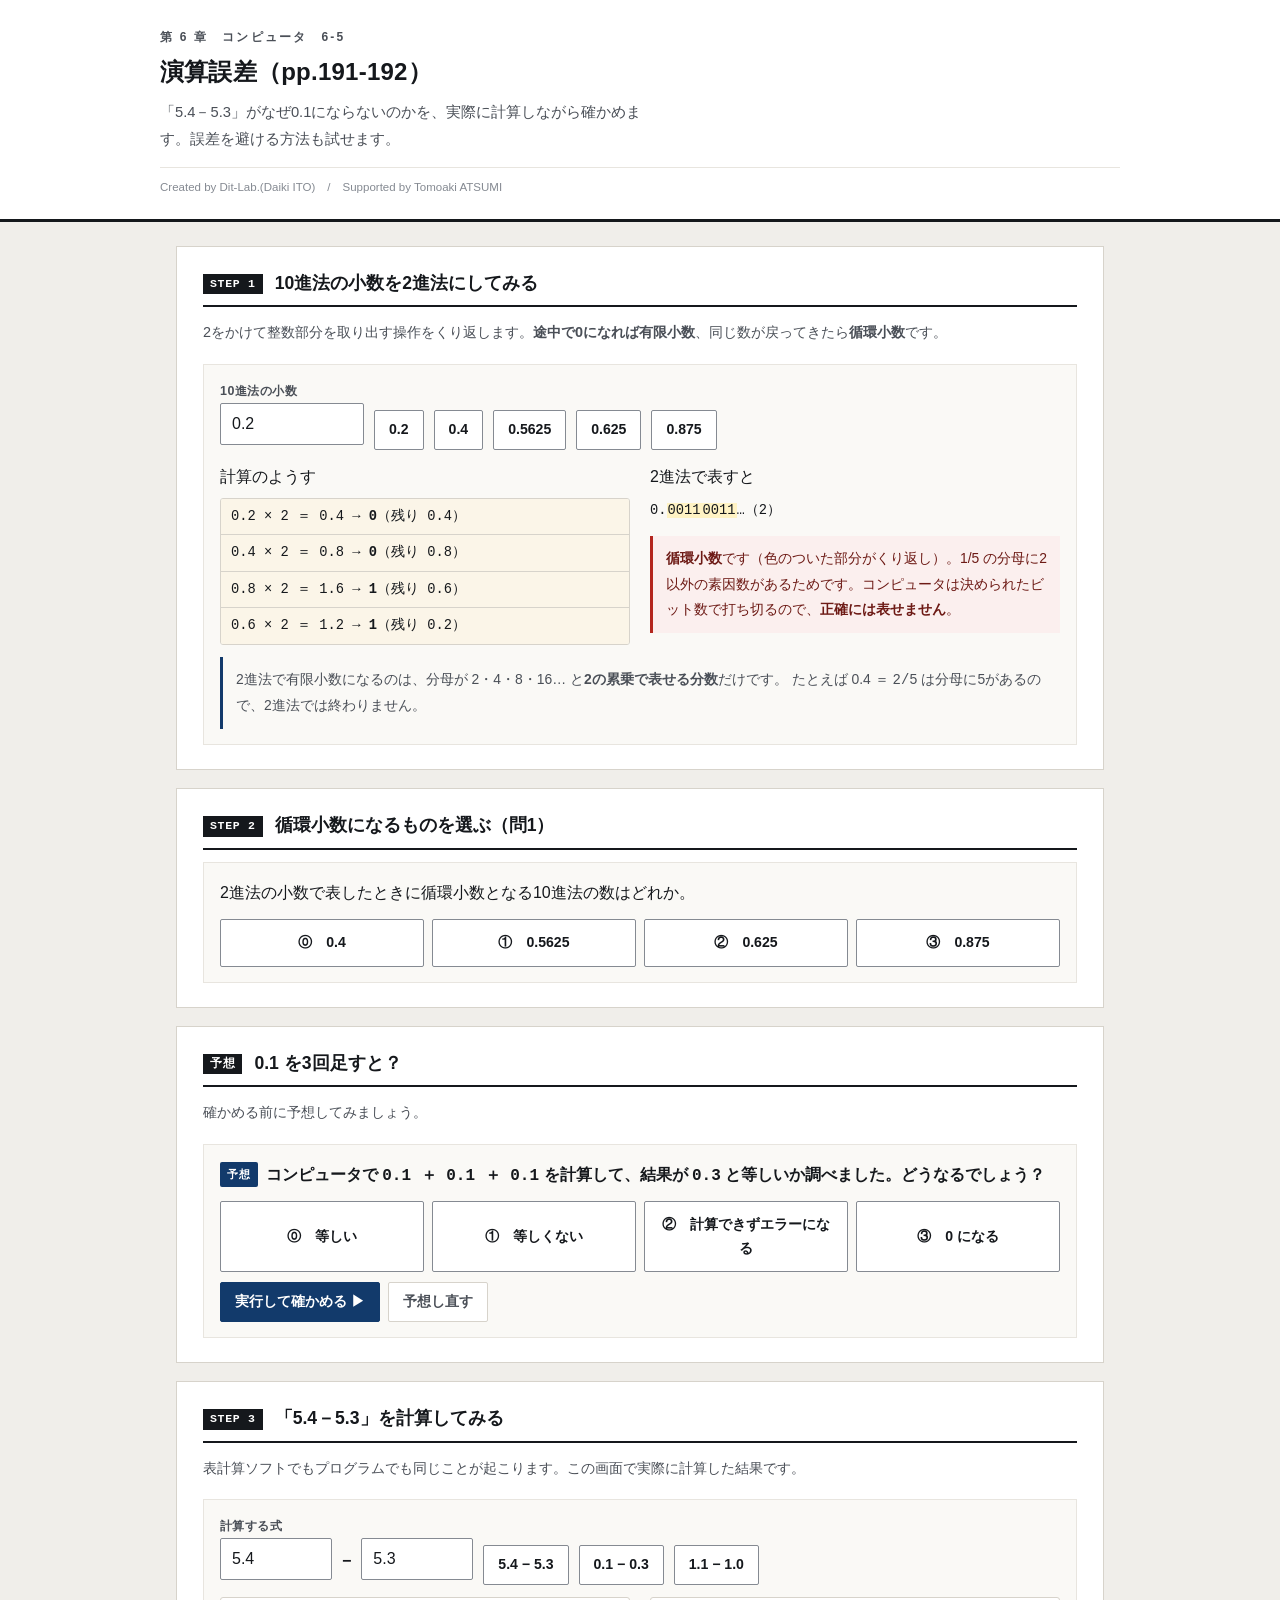
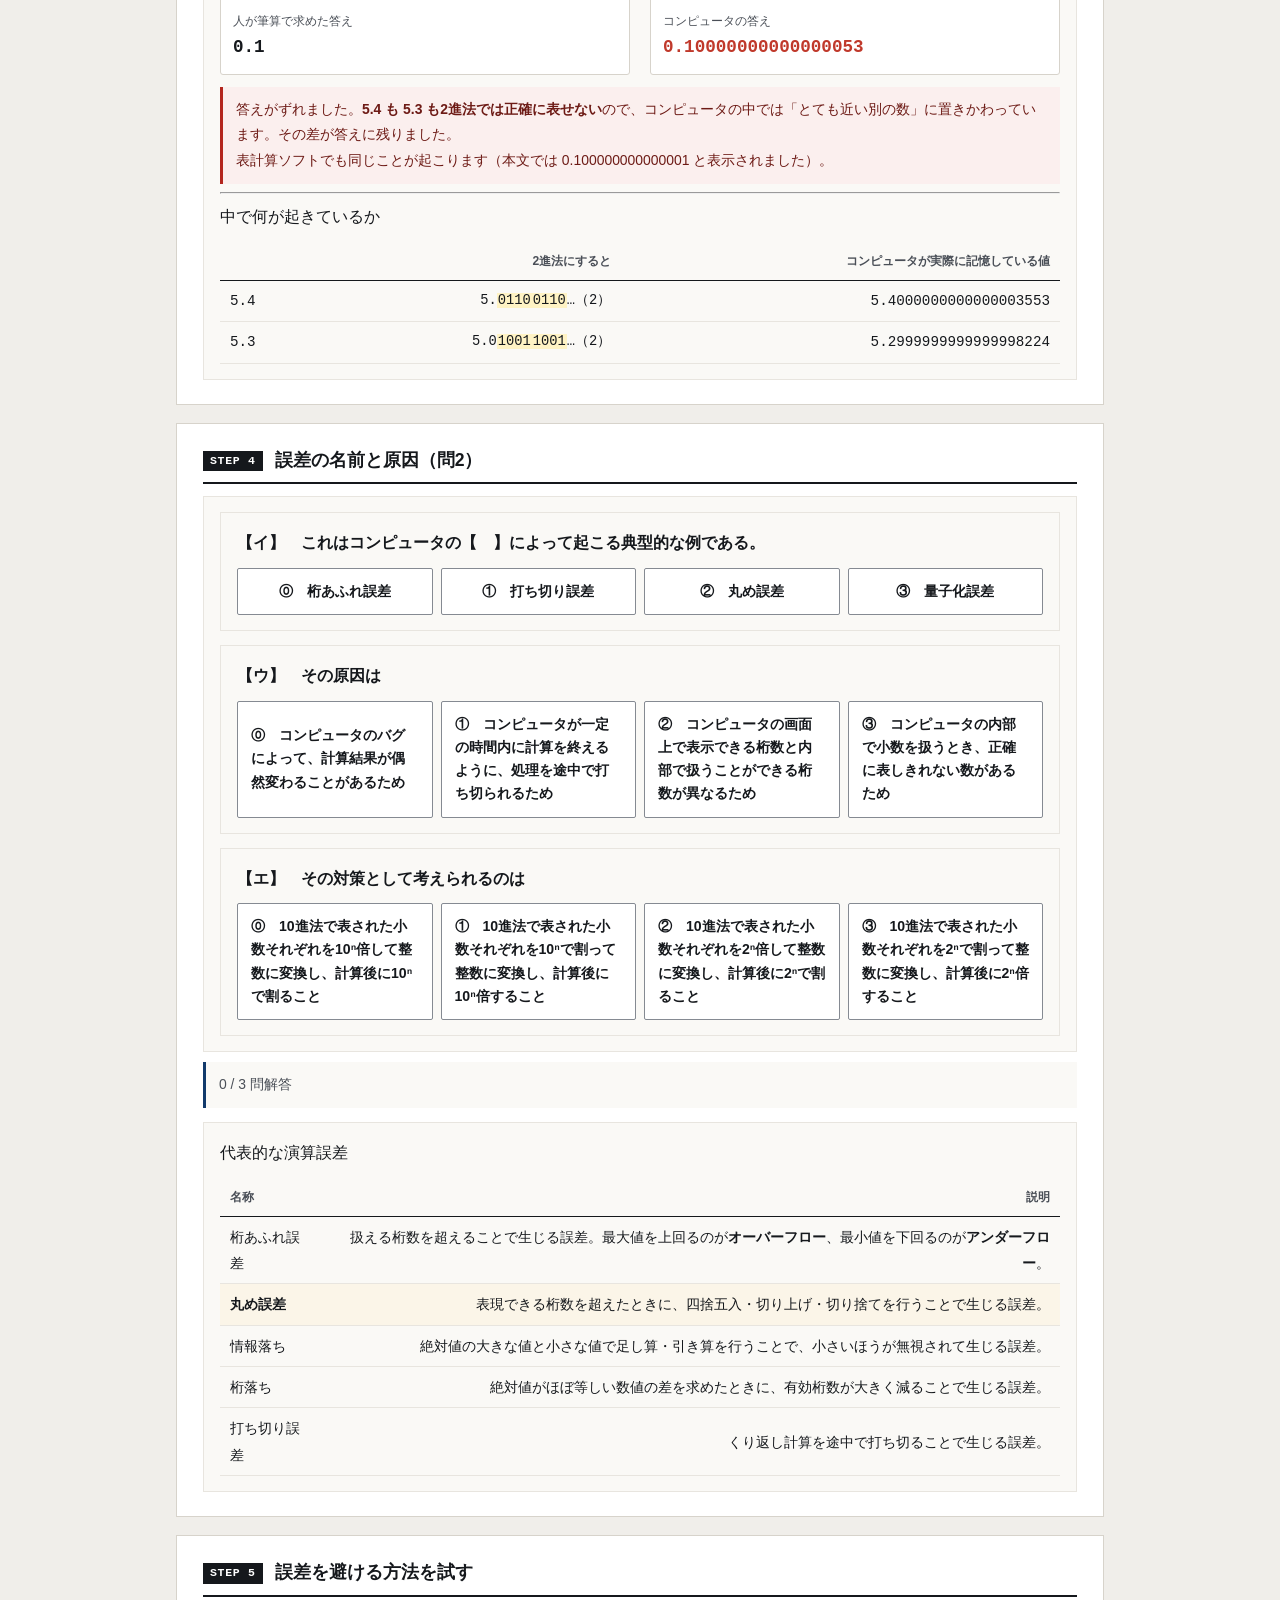
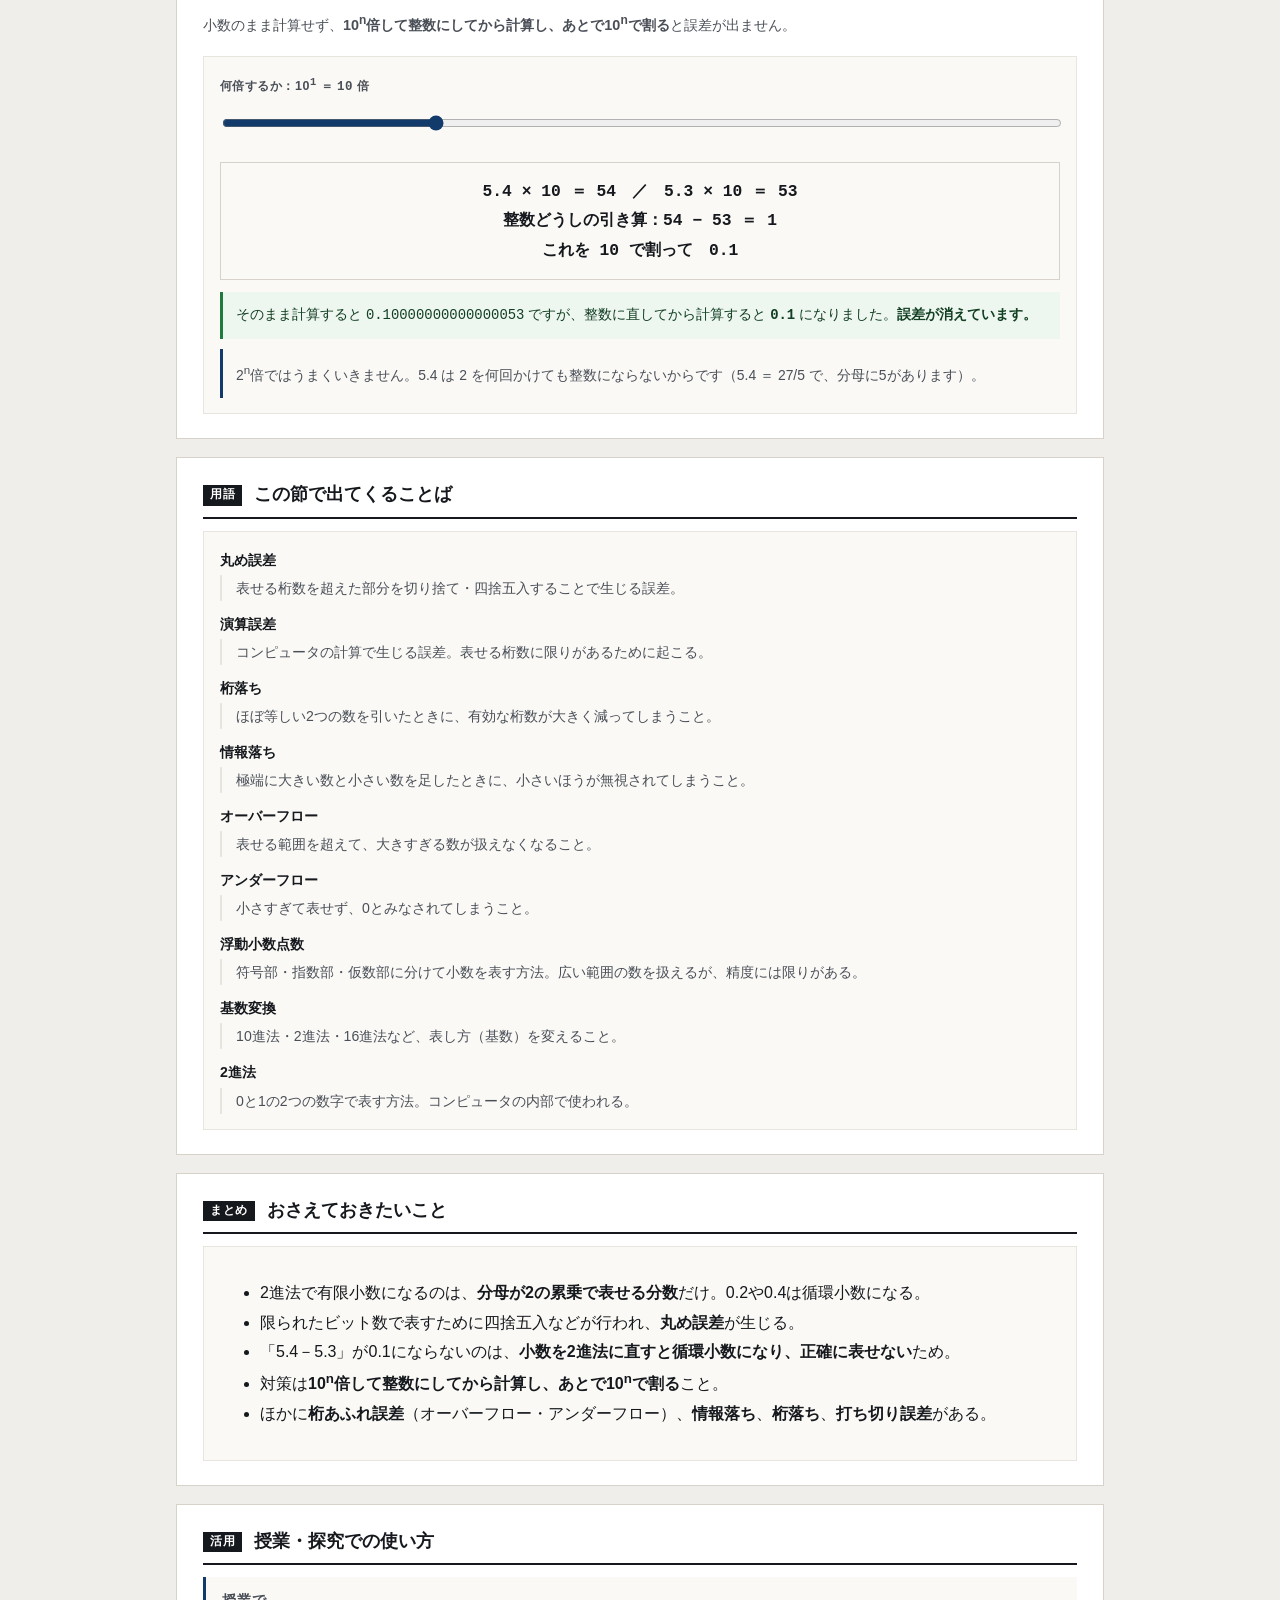
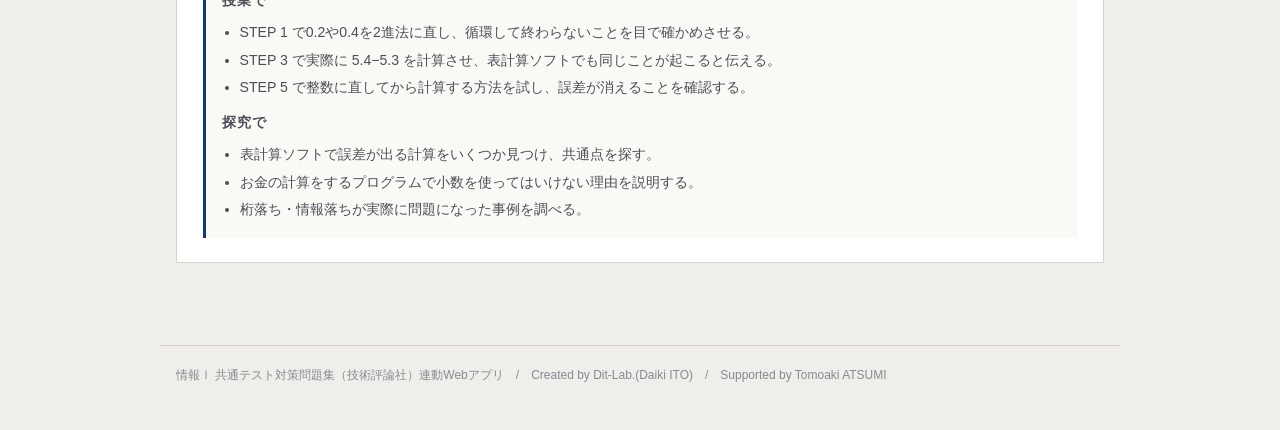
<file: index.html>
<!DOCTYPE html>
<html lang="ja">
<head>
<meta charset="UTF-8">
<meta name="viewport" content="width=device-width, initial-scale=1.0">
<title>演算誤差｜情報Ⅰ共通テスト対策問題集</title>
<meta name="description" content="「5.4－5.3」がなぜ0.1にならないのかを、実際に計算しながら確かめます。誤差を避ける方法も試せます。">
<link rel="icon" href="data:image/svg+xml,%3Csvg xmlns=%22http://www.w3.org/2000/svg%22 viewBox=%220 0 32 32%22%3E%3Crect width=%2232%22 height=%2232%22 fill=%22%2315181c%22/%3E%3Ctext x=%2216%22 y=%2222%22 font-size=%2218%22 font-family=%22monospace%22 fill=%22%23fff%22 text-anchor=%22middle%22%3E01%3C/text%3E%3C/svg%3E">
<link rel="stylesheet" href="css/style.css?v=88681cd4">
<link rel="stylesheet" href="css/app.css?v=4295bcca">
</head>
<body>

<header class="app-header">
  <div class="inner">
    <span class="eyebrow">第 6 章　コンピュータ　6-5</span>
    <h1>演算誤差（pp.191-192）</h1>
    <p class="lead">「5.4－5.3」がなぜ0.1にならないのかを、実際に計算しながら確かめます。誤差を避ける方法も試せます。</p>
    <p class="credit">Created by Dit-Lab.(Daiki ITO)　/　Supported by Tomoaki ATSUMI</p>
  </div>
</header>

<main class="wrap">
  <section class="step" id="step1">
    <h2><span class="no">STEP 1</span>10進法の小数を2進法にしてみる</h2>
    <p class="desc">2をかけて整数部分を取り出す操作をくり返します。<strong>途中で0になれば有限小数</strong>、同じ数が戻ってきたら<strong>循環小数</strong>です。</p>
    <div class="panel">
      <div class="btn-row" style="align-items:flex-end;flex-wrap:wrap;gap:10px">
        <label class="fld" for="decIn">10進法の小数<br>
          <input type="text" id="decIn" value="0.2" class="mono" style="width:9em"></label>
        <button class="btn" data-d="0.2">0.2</button>
        <button class="btn" data-d="0.4">0.4</button>
        <button class="btn" data-d="0.5625">0.5625</button>
        <button class="btn" data-d="0.625">0.625</button>
        <button class="btn" data-d="0.875">0.875</button>
      </div>
      <div class="grid c2" style="margin-top:12px">
        <div>
          <p class="qhead" style="margin:0 0 6px">計算のようす</p>
          <div class="expand" id="expBox"></div>
        </div>
        <div>
          <p class="qhead" style="margin:0 0 6px">2進法で表すと</p>
          <div class="bitstr" id="binOut">—</div>
          <div class="note" id="expNote" style="margin-top:12px"></div>
        </div>
      </div>
      <div class="note info" style="margin-top:12px">
        2進法で有限小数になるのは、分母が 2・4・8・16… と<strong>2の累乗で表せる分数</strong>だけです。
        たとえば 0.4 ＝ <span class="mono">2/5</span> は分母に5があるので、2進法では終わりません。
      </div>
    </div>
  </section>

  <section class="step" id="step2">
    <h2><span class="no">STEP 2</span>循環小数になるものを選ぶ（問1）</h2>
    <div class="panel">
      <p class="qhead">2進法の小数で表したときに循環小数となる10進法の数はどれか。</p>
      <div id="q1Choices" class="choice4"></div>
      <div class="note" id="q1Fb" hidden style="margin-top:10px"></div>
    </div>
  </section>

  <section class="step">
    <h2><span class="no">予想</span>0.1 を3回足すと？</h2>
    <p class="desc">確かめる前に予想してみましょう。</p>
    <div class="panel"><div id="pdE"></div></div>
  </section>

  <section class="step" id="step3">
    <h2><span class="no">STEP 3</span>「5.4－5.3」を計算してみる</h2>
    <p class="desc">表計算ソフトでもプログラムでも同じことが起こります。この画面で実際に計算した結果です。</p>
    <div class="panel">
      <div class="btn-row" style="align-items:flex-end;flex-wrap:wrap;gap:10px">
        <label class="fld" for="aIn">計算する式<br>
          <input type="text" id="aIn" value="5.4" class="mono" style="width:7em"></label>
        <span style="font-weight:700;padding-bottom:10px">−</span>
        <label class="fld" for="bIn"><br>
          <input type="text" id="bIn" value="5.3" class="mono" style="width:7em"></label>
        <button class="btn" data-p="5.4,5.3">5.4 − 5.3</button>
        <button class="btn" data-p="0.1,0.3">0.1 − 0.3</button>
        <button class="btn" data-p="1.1,1.0">1.1 − 1.0</button>
      </div>
      <div class="grid c2" style="margin-top:12px">
        <div class="cmpbox"><div class="lbl">人が筆算で求めた答え</div><div class="val" id="handAns">—</div></div>
        <div class="cmpbox ng"><div class="lbl">コンピュータの答え</div><div class="val" id="compAns">—</div></div>
      </div>
      <div class="note" id="calcNote" style="margin-top:12px"></div>
      <hr class="sep">
      <p class="qhead">中で何が起きているか</p>
      <div class="tbl-scroll"><table class="tbl" id="innerTable"></table></div>
    </div>
  </section>

  <section class="step" id="step4">
    <h2><span class="no">STEP 4</span>誤差の名前と原因（問2）</h2>
    <div class="panel" id="blankBox"></div>
    <div class="note" id="blankNote" style="margin-top:10px"></div>
    <div class="panel" style="margin-top:14px">
      <p class="qhead">代表的な演算誤差</p>
      <div class="tbl-scroll"><table class="tbl" id="errTable"></table></div>
    </div>
  </section>

  <section class="step" id="step5">
    <h2><span class="no">STEP 5</span>誤差を避ける方法を試す</h2>
    <p class="desc">小数のまま計算せず、<strong>10<sup>n</sup>倍して整数にしてから計算し、あとで10<sup>n</sup>で割る</strong>と誤差が出ません。</p>
    <div class="panel">
      <label class="fld" for="nPow">何倍するか：10<sup><span class="mono" id="nPowV">1</span></sup> ＝ <span class="mono" id="nPowN">10</span> 倍</label>
      <input type="range" id="nPow" min="0" max="4" step="1" value="1">
      <div class="eqbox" id="fixEq" style="margin-top:12px">—</div>
      <div class="note" id="fixNote" style="margin-top:12px"></div>
      <div class="note info" style="margin-top:10px">
        2<sup>n</sup>倍ではうまくいきません。5.4 は 2 を何回かけても整数にならないからです（5.4 ＝ 27/5 で、分母に5があります）。
      </div>
    </div>
  </section>

  <section class="step" id="glossary">
    <h2><span class="no">用語</span>この節で出てくることば</h2>
    <div class="panel"><div id="glossBox"></div></div>
  </section>

  <section class="step" id="wrap">
    <h2><span class="no">まとめ</span>おさえておきたいこと</h2>
    <div class="panel">
      <ul class="bullets">
        <li>2進法で有限小数になるのは、<strong>分母が2の累乗で表せる分数</strong>だけ。0.2や0.4は循環小数になる。</li>
        <li>限られたビット数で表すために四捨五入などが行われ、<strong>丸め誤差</strong>が生じる。</li>
        <li>「5.4－5.3」が0.1にならないのは、<strong>小数を2進法に直すと循環小数になり、正確に表せない</strong>ため。</li>
        <li>対策は<strong>10<sup>n</sup>倍して整数にしてから計算し、あとで10<sup>n</sup>で割る</strong>こと。</li>
        <li>ほかに<strong>桁あふれ誤差</strong>（オーバーフロー・アンダーフロー）、<strong>情報落ち</strong>、<strong>桁落ち</strong>、<strong>打ち切り誤差</strong>がある。</li>
      </ul>
    </div>
  </section>

  <section class="step">
    <h2><span class="no">活用</span>授業・探究での使い方</h2>
    <div class="use-note">
      <h3>授業で</h3>
      <ul>
        <li>STEP 1 で0.2や0.4を2進法に直し、循環して終わらないことを目で確かめさせる。</li>
        <li>STEP 3 で実際に 5.4−5.3 を計算させ、表計算ソフトでも同じことが起こると伝える。</li>
        <li>STEP 5 で整数に直してから計算する方法を試し、誤差が消えることを確認する。</li>
      </ul>
      <h3 style="margin-top:12px">探究で</h3>
      <ul>
        <li>表計算ソフトで誤差が出る計算をいくつか見つけ、共通点を探す。</li>
        <li>お金の計算をするプログラムで小数を使ってはいけない理由を説明する。</li>
        <li>桁落ち・情報落ちが実際に問題になった事例を調べる。</li>
      </ul>
    </div>
  </section>

</main>

<footer class="app-footer">
  情報Ⅰ 共通テスト対策問題集（技術評論社）連動Webアプリ　/　Created by Dit-Lab.(Daiki ITO)　/　Supported by Tomoaki ATSUMI
</footer>

<script src="js/terms.js?v=31ea8772"></script>
<script src="js/predict.js?v=1b9c8bf0"></script>
<script src="js/app.js?v=2b14b326"></script>
</body>
</html>
</file>
<file: css/style.css>
/* =========================================================
   情報Ⅰ 共通テスト対策問題集 — Web アプリ共通スタイル
   紙面（参考書）に寄せた設計。装飾色は使わず、色は意味を持つときだけ。
   ========================================================= */

:root{
  --paper:#ffffff;
  --paper-2:#faf9f6;      /* うすい紙 */
  --bg:#f0eeea;           /* 台紙 */
  --ink:#15181c;
  --ink-2:#4a4f57;
  --ink-3:#858a92;
  --rule:#d7d3cb;
  /* 旧名のまま書かれているアプリ用の別名（未定義だと枠線や文字色が消えるため） */
  --line: var(--rule);
  --muted: var(--ink-2);
  --sans: var(--font);         /* 罫線 */
  --rule-2:#e8e5df;
  --accent:#123a6b;       /* 濃紺。主要操作と現在地だけに使う */
  --accent-w:#e9eef6;
  --zero:#c0392b;         /* 左＝0 */
  --one:#1d4ed8;          /* 右＝1 */
  --ok:#1f7a3d;   --ok-bg:#eef6f0;
  --ng:#b3261e;   --ng-bg:#fbefee;
  --warn:#8a5a00; --warn-bg:#fbf5e8;
  --font:"Hiragino Kaku Gothic ProN","Hiragino Sans","Yu Gothic Medium","Yu Gothic",
         "Noto Sans JP",Meiryo,-apple-system,BlinkMacSystemFont,sans-serif;
  --mono:"SFMono-Regular",Menlo,Consolas,"Courier New",monospace;
}

*{box-sizing:border-box}
[hidden]{display:none !important}
html{-webkit-text-size-adjust:100%}
body{
  margin:0; background:var(--bg); color:var(--ink);
  font-family:var(--font); font-size:16px; line-height:1.85;
  font-feature-settings:"palt" 1;
}
h1,h2,h3,h4{line-height:1.45; margin:0; font-weight:700}
p{margin:0 0 .75em} p:last-child{margin-bottom:0}
a{color:var(--accent)}

/* ---------- 標題 ---------- */
.app-header{background:var(--paper); border-bottom:3px solid var(--ink); padding:26px 20px 20px}
.app-header .inner{max-width:960px; margin:0 auto}
.app-header .eyebrow{
  font-size:.75rem; font-weight:700; color:var(--ink-2); letter-spacing:.18em;
  display:block; margin-bottom:7px;
}
.app-header h1{font-size:1.5rem; letter-spacing:.01em}
.app-header .lead{font-size:.92rem; color:var(--ink-2); margin-top:9px; max-width:60ch}
.app-header .credit{
  font-size:.72rem; color:var(--ink-3); margin-top:14px;
  padding-top:9px; border-top:1px solid var(--rule-2);
}

/* ---------- 版面 ---------- */
.wrap{max-width:960px; margin:0 auto; padding:24px 16px 64px}
.step{background:var(--paper); border:1px solid var(--rule); padding:24px 26px; margin-bottom:18px}
.step > h2{
  display:flex; align-items:baseline; gap:12px; font-size:1.1rem;
  padding-bottom:9px; border-bottom:2px solid var(--ink); margin-bottom:12px;
}
.step > h2 .no{
  flex:none; font-family:var(--mono); font-size:.72rem; font-weight:700;
  background:var(--ink); color:var(--paper); padding:2px 7px; letter-spacing:.06em;
  position:relative; top:-2px;
}
.step > .desc{color:var(--ink-2); font-size:.9rem; margin-bottom:18px}
.step[hidden]{display:none}

.grid{display:grid; gap:20px}
.grid > *{min-width:0}          /* 子の中身で列が広がるのを防ぐ */
@media(min-width:800px){ .grid.c2{grid-template-columns:1fr 1fr} }
@media(min-width:800px){ .grid.c21{grid-template-columns:1.45fr 1fr} }

.panel{border:1px solid var(--rule-2); background:var(--paper-2); padding:15px 16px; min-width:0}
.panel > h3{
  font-size:.8rem; font-weight:700; color:var(--ink-2); letter-spacing:.08em;
  margin-bottom:12px; padding-bottom:6px; border-bottom:1px solid var(--rule);
}

/* ---------- 部品 ---------- */
.btn{
  appearance:none; border:1px solid var(--ink-3); background:var(--paper); color:var(--ink);
  font-family:inherit; font-size:.88rem; font-weight:700; padding:8px 14px;
  border-radius:2px; cursor:pointer; min-height:40px; line-height:1.4;
  transition:background .12s, border-color .12s, color .12s;
}
.btn:hover:not(:disabled){background:var(--accent-w); border-color:var(--accent); color:var(--accent)}
.btn:disabled{opacity:.35; cursor:not-allowed}
.btn.primary{background:var(--accent); color:var(--paper); border-color:var(--accent)}
.btn.primary:hover:not(:disabled){background:#0d2c53; color:var(--paper)}
.btn.ghost{border-color:var(--rule); color:var(--ink-2)}
.btn.sm{font-size:.8rem; padding:5px 10px; min-height:34px}
.btn-row{display:flex; flex-wrap:wrap; gap:8px; align-items:center}

/* タブ（見出し下線式） */
.seg{display:flex; gap:0; border-bottom:1px solid var(--rule)}
.seg button{
  appearance:none; border:0; background:transparent; font-family:inherit; font-size:.88rem;
  font-weight:700; color:var(--ink-3); padding:9px 4px; margin-right:26px; cursor:pointer;
  border-bottom:3px solid transparent; margin-bottom:-1px; min-height:40px;
}
.seg button:hover{color:var(--ink-2)}
.seg button[aria-pressed="true"]{color:var(--ink); border-bottom-color:var(--accent)}

label.fld{display:block; font-size:.78rem; font-weight:700; color:var(--ink-2); margin-bottom:5px; letter-spacing:.04em}
input[type=text], textarea, input[type=number]{
  width:100%; font-family:inherit; font-size:1rem; color:var(--ink);
  border:1px solid var(--ink-3); border-radius:2px; padding:9px 11px;
  background:var(--paper); min-height:42px;
}
input:focus, textarea:focus{outline:2px solid var(--accent); outline-offset:-1px; border-color:var(--accent)}
.btn:focus-visible, .seg button:focus-visible, .node-card:focus-visible{outline:2px solid var(--accent); outline-offset:2px}
textarea{resize:vertical; line-height:1.7}
.mono{font-family:var(--mono)}

table.tbl{width:100%; border-collapse:collapse; font-size:.89rem}
table.tbl th, table.tbl td{border-bottom:1px solid var(--rule-2); padding:7px 10px; text-align:right}
table.tbl th:first-child, table.tbl td:first-child{text-align:left}
table.tbl thead th{border-bottom:1.5px solid var(--ink); font-size:.76rem; color:var(--ink-2); font-weight:700; white-space:nowrap}
.tbl-scroll{overflow-x:auto; -webkit-overflow-scrolling:touch; max-width:100%}

.note{padding:10px 13px; font-size:.87rem; border-left:3px solid var(--ink-3); background:var(--paper-2); overflow-wrap:break-word; word-break:break-word}
.note.ok{background:var(--ok-bg); border-left-color:var(--ok); color:#123f22}
.note.ng{background:var(--ng-bg); border-left-color:var(--ng); color:#6d1a15}
.note.info{background:var(--paper-2); border-left-color:var(--accent); color:var(--ink-2)}
.note.warn{background:var(--warn-bg); border-left-color:var(--warn); color:#5c3d00}
.note[hidden]{display:none}

.badge{
  display:inline-block; font-size:.72rem; font-weight:700; padding:1px 7px;
  border:1px solid var(--rule); color:var(--ink-2); background:var(--paper); letter-spacing:.04em;
}

/* 数値は罫線で仕切るだけ。カードにしない */
.metrics{display:flex; flex-wrap:wrap; gap:0; border-top:1px solid var(--rule)}
.metric{flex:1 1 130px; padding:11px 14px 11px 0; border-right:1px solid var(--rule-2)}
.metric:last-child{border-right:0}
.metric .k{font-size:.74rem; color:var(--ink-3); font-weight:700; letter-spacing:.05em}
.metric .v{font-size:1.6rem; font-weight:700; line-height:1.3; font-family:var(--mono); letter-spacing:-.01em}
.metric .s{font-size:.76rem; color:var(--ink-2)}

.bit0{color:var(--zero); font-weight:700}
.bit1{color:var(--one); font-weight:700}

.app-footer{
  max-width:960px; margin:0 auto; padding:18px 16px 44px; color:var(--ink-3);
  font-size:.75rem; border-top:1px solid var(--rule);
}
.sr-only{position:absolute;width:1px;height:1px;overflow:hidden;clip:rect(0 0 0 0);white-space:nowrap}

@media(max-width:640px){
  body{font-size:15px}
  .app-header{padding:20px 16px 16px}
  .app-header h1{font-size:1.16rem}
  .wrap{padding:16px 12px 52px}
  .step{padding:18px 15px}
  .seg button{margin-right:18px; font-size:.84rem}
  .metric{flex-basis:50%; border-right:0}
}
@media (prefers-reduced-motion:reduce){ *{animation:none!important; transition:none!important} }

/* ---------- 自分のデータ・共有・印刷 ---------- */
.toolbar{display:flex; flex-wrap:wrap; gap:8px; align-items:center; margin-top:12px;
  padding-top:12px; border-top:1px solid var(--rule-2)}
.toolbar .hint{font-size:.78rem; color:var(--ink-3)}
.paste-area{width:100%; min-height:110px; font-family:var(--mono); font-size:.86rem}
.use-note{background:var(--paper-2); border-left:3px solid var(--accent); padding:14px 16px; font-size:.88rem}
.use-note h3{font-size:.86rem; letter-spacing:.06em; margin-bottom:8px; color:var(--ink-2)}
.use-note ol, .use-note ul{margin:0; padding-left:1.25em; line-height:1.95; color:var(--ink-2)}

@media print{
  body{background:#fff}
  .app-header{border-bottom:2px solid #000}
  .step{border:1px solid #bbb; break-inside:avoid; page-break-inside:avoid; margin-bottom:12px}
  .btn, .seg, .toolbar, input[type=range]{display:none !important}
  .note{border-left-width:2px}
  a[href]:after{content:""}
}

/* ---------- 入力グリッド ---------- */
.dg-scroll{overflow:auto; -webkit-overflow-scrolling:touch; border:1px solid var(--rule); background:var(--paper); max-height:420px}
table.dg{border-collapse:collapse; font-family:var(--mono); font-size:.9rem; min-width:100%}
table.dg th, table.dg td{border:1px solid var(--rule-2); padding:0}
table.dg thead th{background:var(--paper-2); position:sticky; top:0; z-index:2}
table.dg .dg-n{background:var(--paper-2); color:var(--ink-3); font-size:.76rem; font-weight:400;
  text-align:center; min-width:34px; padding:0 4px; position:sticky; left:0; z-index:1}
table.dg .dg-corner{background:var(--paper-2); min-width:34px; position:sticky; left:0; z-index:3}
table.dg .dg-act{background:var(--paper-2); width:34px}
.dg-h, .dg-c{width:100%; min-width:96px; border:0; background:transparent; font-family:inherit;
  font-size:.9rem; padding:8px 9px; color:var(--ink); min-height:38px}
.dg-h{font-weight:700; font-family:var(--font); font-size:.82rem; color:var(--ink-2)}
.dg-c.num{text-align:right}
.dg-c:focus, .dg-h:focus{outline:2px solid var(--accent); outline-offset:-2px; background:var(--accent-w)}
.dg-del{border:0; background:transparent; color:var(--ink-3); cursor:pointer; width:32px; height:34px; font-size:1rem}
.dg-del:hover{color:var(--ng)}
.dg-tools{display:flex; flex-wrap:wrap; gap:8px; align-items:center; margin-top:10px}
.dg-hint{font-size:.76rem; color:var(--ink-3)}

/* ---------- ファイル読み込み ---------- */
.filebox{display:flex; flex-wrap:wrap; gap:10px; align-items:center; padding:12px;
  border:1px dashed var(--rule); background:var(--paper-2)}
.filebox input[type=file]{font-size:.85rem; font-family:inherit; max-width:100%}
.filebox .sel{max-width:220px}
.filelabel{display:inline-flex; align-items:center; gap:6px; font-size:.85rem; font-weight:700;
  border:1px solid var(--ink-3); background:var(--paper); padding:8px 14px; border-radius:2px; cursor:pointer; min-height:40px}
.filelabel:hover{border-color:var(--accent); color:var(--accent); background:var(--accent-w)}
.filelabel input{display:none}

/* ---------- 用語解説 ---------- */
.term{position:relative; border-bottom:1.5px dotted var(--accent); cursor:help; color:var(--accent); font-weight:700}
.term .term-pop{display:none; position:absolute; left:0; top:1.7em; z-index:50; width:min(300px,78vw);
  background:var(--paper); border:1px solid var(--ink-3); box-shadow:0 6px 20px rgba(0,0,0,.14);
  padding:10px 12px; font-size:.82rem; font-weight:400; color:var(--ink-2); line-height:1.75;
  border-left:3px solid var(--accent); cursor:auto; text-align:left}
.term .term-pop b{display:block; color:var(--ink); font-size:.86rem; margin-bottom:3px}
.term.open .term-pop{display:block}
dl.gloss{margin:0; font-size:.88rem}
dl.gloss dt{font-weight:700; color:var(--ink); margin-top:10px}
dl.gloss dt:first-child{margin-top:0}
dl.gloss dd{margin:2px 0 0; color:var(--ink-2); line-height:1.85; padding-left:1em; border-left:2px solid var(--rule-2)}
@media print{ .term{border-bottom:0; color:inherit} .term .term-pop{display:none !important} }

/* ---------- スマホ・タブレット ---------- */
@media (max-width:1024px){
  /* iOS で入力時に画面が勝手に拡大するのを防ぐ（16px 未満だとズームする） */
  input[type=text], input[type=number], textarea, select, .dg-c, .dg-h{ font-size:16px }
  .dg-c, .dg-h{ min-width:110px }
}
@media (max-width:820px){
  .grid.c2,.grid.c21{grid-template-columns:1fr}
  .dg-scroll{max-height:340px}
  .filebox{flex-direction:column; align-items:stretch}
  .filebox .sel{max-width:100%}
  .term .term-pop{left:auto; right:0; width:min(280px,86vw)}
}
@media (max-width:480px){
  .step > h2{font-size:1rem; flex-wrap:wrap}
  .metrics{gap:0}
  .metric{flex-basis:50%; padding-right:10px}
  .metric .v{font-size:1.3rem}
  .btn{padding:8px 12px}
  .dg-tools{gap:6px}
  .dg-hint{width:100%}
}
/* タッチ操作でのスクロールを滑らかに */
.tbl-scroll, .dg-scroll, .tree-box{ -webkit-overflow-scrolling:touch; overscroll-behavior-x:contain }

/* 幅指定つきの入力欄がスマートフォンではみ出さないようにする */
input[type=text], input[type=number], input[type=search], textarea, select{ max-width:100% }
.btn-row > label{ min-width:0; max-width:100% }
.btn-row > label input, .btn-row > label select{ max-width:100% }

/* 共通：○×判定・並べかえ（quiz.js 用） */
.abcde{border:1px solid var(--rule); border-radius:3px; overflow:hidden}
.abcde > div{border-top:1px solid var(--rule); padding:10px 12px}
.abcde > div:first-child{border-top:0}
.abcde .st{display:flex; gap:10px; align-items:flex-start; flex-wrap:wrap}
.abcde .st .k{font-weight:700; font-family:var(--mono); min-width:1.4em}
.abcde .st .t{flex:1; min-width:12em}
.abcde .jb{display:flex; gap:6px}
.abcde .jb .btn{min-width:3.4em; padding:6px 10px; text-align:center}
.prep{display:grid; grid-template-columns:repeat(auto-fit,minmax(150px,1fr)); gap:10px; margin-top:10px}
.prep .slot{border:1px dashed var(--ink-3); border-radius:3px; padding:10px; min-height:92px; background:var(--paper)}
.prep .slot.filled{border-style:solid}
.prep .slot .tag{font:700 .74rem/1.4 var(--mono); color:var(--accent); display:block; margin-bottom:6px}
.prep .slot .txt{font-size:.86rem; line-height:1.7}
.cards{display:flex; flex-wrap:wrap; gap:8px; margin-top:10px}
.cards .c{border:1px solid var(--ink-3); border-radius:3px; padding:9px 12px; background:var(--paper);
  cursor:pointer; font-size:.88rem; max-width:100%; text-align:left; font-family:inherit; color:var(--ink)}
.cards .c:hover{background:var(--warn-bg)}
.cards .c.used{opacity:.35; pointer-events:none}

/* --- 予想してから実行 --- */
.pmark{display:inline-block; background:var(--accent); color:#fff; font-size:.7rem; font-weight:700;
  letter-spacing:.08em; padding:2px 7px; border-radius:2px; margin-right:8px; vertical-align:2px}
input.pin{font-size:1.05rem; padding:7px 10px; border:1px solid var(--rule); border-radius:3px;
  width:9em; max-width:100%; background:#fff}
.btn-row .unit{color:var(--muted); font-size:.9rem}
.choice4 .btn.on{border-color:var(--accent); box-shadow:inset 0 0 0 1px var(--accent); font-weight:700}
/* 設問文の見出し（flex ではなく通常の段落。.qhead は左右振り分け用なので用途が別） */
.pq{margin:0 0 10px; font-weight:700; line-height:1.85}

/* --- 自分のテーマでやってみる（ワークシート） --- */
.wsheet{display:grid; gap:14px}
@media(min-width:760px){ .wsheet{grid-template-columns:1fr 1fr} }
.wsf{display:block}
.wsf .wsl{display:block; font-weight:700; font-size:.9rem; margin-bottom:3px}
.wsf .wsh{display:block; font-size:.78rem; color:var(--muted); margin-bottom:5px; line-height:1.6}
.wsf textarea{width:100%; max-width:100%; font:inherit; font-size:.92rem; line-height:1.75;
  padding:8px 10px; border:1px solid var(--rule); border-radius:3px; background:#fff; resize:vertical}
.wsf textarea:focus{outline:2px solid var(--accent); outline-offset:-2px}
.wsout{margin-top:14px; border:1px solid var(--ink-3); border-radius:3px; background:#fff; padding:16px 18px}
.wsout h4{margin:0 0 10px; font-size:1rem}
.wsout dl{margin:0}
.wsout dt{font-weight:700; font-size:.84rem; color:var(--accent); margin-top:10px}
.wsout dd{margin:2px 0 0; font-size:.92rem; line-height:1.85; white-space:pre-wrap}
.wsout .wsmsg{margin:10px 0 0; font-size:.86rem; color:var(--muted)}
@media print{
  .app-header, .btn-row, .step:not(.wsprint){ display:none !important }
  .wsout{border:none; padding:0}
}
</file>
<file: css/app.css>
.qhead{display:flex; justify-content:space-between; align-items:center; margin-bottom:12px}
.card-q{border:1px solid var(--rule); background:var(--paper); padding:18px; margin-bottom:14px}
.q-scene{font-size:1rem; font-weight:700; line-height:1.9}
.choice4{display:grid; gap:8px; grid-template-columns:repeat(auto-fit,minmax(160px,1fr))}
.choice4 .btn{text-align:left; line-height:1.65; padding:11px 13px}
.choice4 .btn.correct{background:var(--ok-bg); border-color:var(--ok); color:var(--ok)}
.choice4 .btn.wrong{background:var(--ng-bg); border-color:var(--ng); color:var(--ng)}
.choice4.locked{pointer-events:none}
.sel{width:100%; font-family:inherit; font-size:.95rem; padding:9px 11px; min-height:42px;
  border:1px solid var(--ink-3); border-radius:2px; background:var(--paper); color:var(--ink)}
input[type=range]{width:100%; accent-color:var(--accent); height:34px}
.why{font-size:.85rem; color:var(--ink-2); line-height:1.85}
.eqbox{font-family:var(--mono); font-size:1.02rem; font-weight:700; text-align:center; padding:14px;
  border:1px solid var(--rule); background:var(--paper-2); line-height:1.8}
.blankin{border:1.5px solid var(--accent); background:#fff; padding:6px 8px; text-align:center;
  font-family:var(--mono); min-height:38px; font-size:.95rem; max-width:120px}
.blankin.ok{border-color:var(--ok); background:var(--ok-bg)}
.blankin.ng{border-color:var(--ng); background:var(--ng-bg)}
table.tbl td .blankin{width:100%; max-width:none}

/* --- 6-5 演算誤差 --- */
.expand{border:1px solid var(--line);border-radius:3px;overflow:hidden;font-family:var(--mono);font-size:.86rem}
.expand > div{padding:5px 10px;border-top:1px solid var(--line)}
.expand > div:first-child{border-top:0}
.expand > div.rep{background:var(--warn-bg)}
.bitstr{font-family:var(--mono);font-size:.86rem;word-break:break-all;line-height:1.9}
.bitstr .r{background:#fff3c4;padding:0 1px}
.cmpbox{border:1px solid var(--line);border-radius:3px;padding:12px;background:#fff}
.cmpbox .lbl{font-size:.78rem;color:var(--muted)}
.cmpbox .val{font:700 1.1rem/1.6 var(--mono);word-break:break-all}
.cmpbox.ng .val{color:#c0392b}
.cmpbox.ok .val{color:#1f7a3d}
</file>
